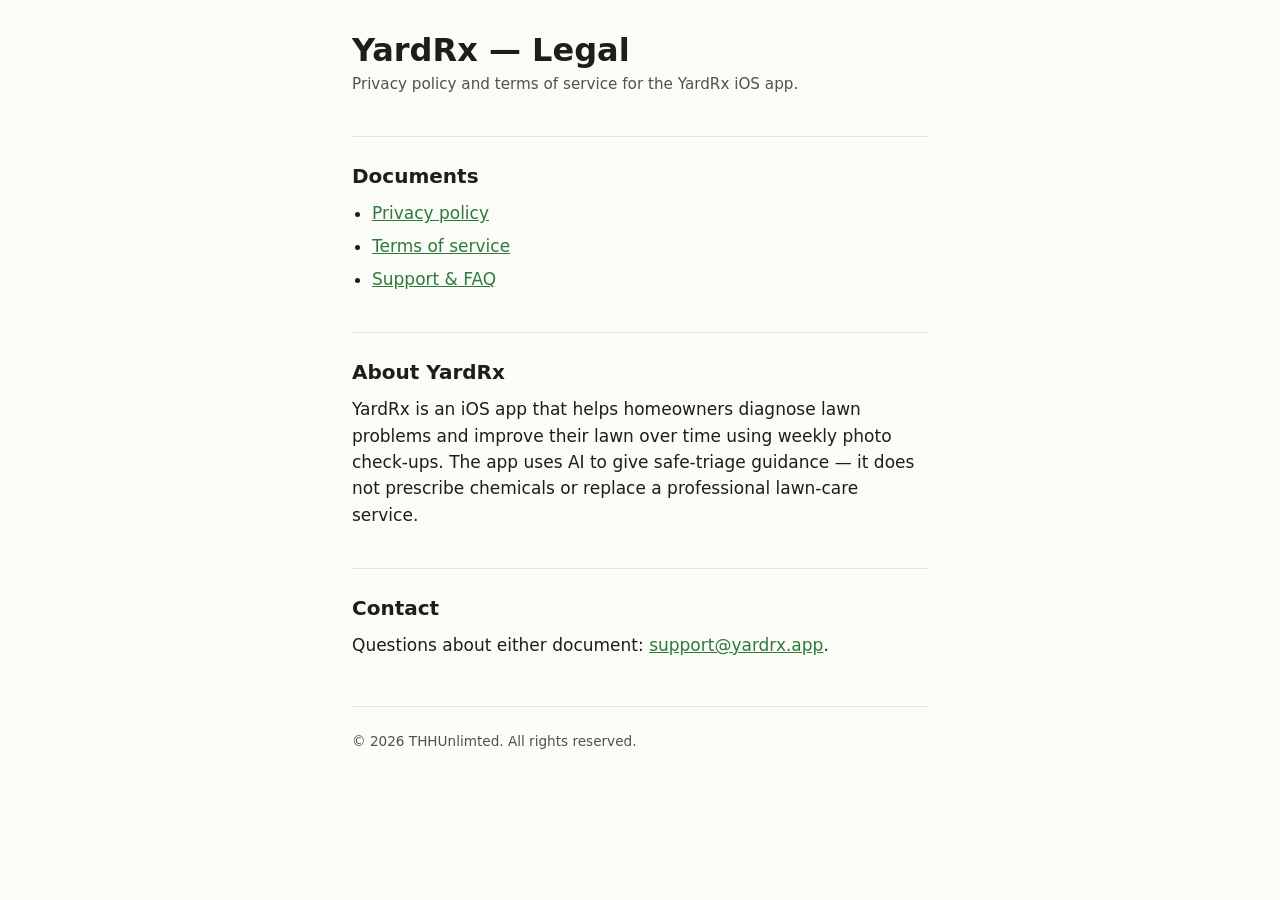
<file: index.html>
<!DOCTYPE html>
<html lang="en">
<head>
  <meta charset="utf-8">
  <meta name="viewport" content="width=device-width, initial-scale=1">
  <title>YardRx — Legal</title>
  <meta name="description" content="Privacy policy and terms of service for the YardRx iOS app.">
  <link rel="stylesheet" href="style.css">
</head>
<body>
  <main>
    <h1>YardRx — Legal</h1>
    <p class="subtitle">Privacy policy and terms of service for the YardRx iOS app.</p>

    <h2>Documents</h2>
    <ul>
      <li><a href="privacy/">Privacy policy</a></li>
      <li><a href="terms/">Terms of service</a></li>
      <li><a href="support/">Support &amp; FAQ</a></li>
    </ul>

    <h2>About YardRx</h2>
    <p>YardRx is an iOS app that helps homeowners diagnose lawn problems and improve their lawn over time using weekly photo check-ups. The app uses AI to give safe-triage guidance — it does not prescribe chemicals or replace a professional lawn-care service.</p>

    <h2>Contact</h2>
    <p>Questions about either document: <a href="mailto:support@yardrx.app">support@yardrx.app</a>.</p>
  </main>

  <footer>
    <p>© 2026 THHUnlimted. All rights reserved.</p>
  </footer>
</body>
</html>
</file>
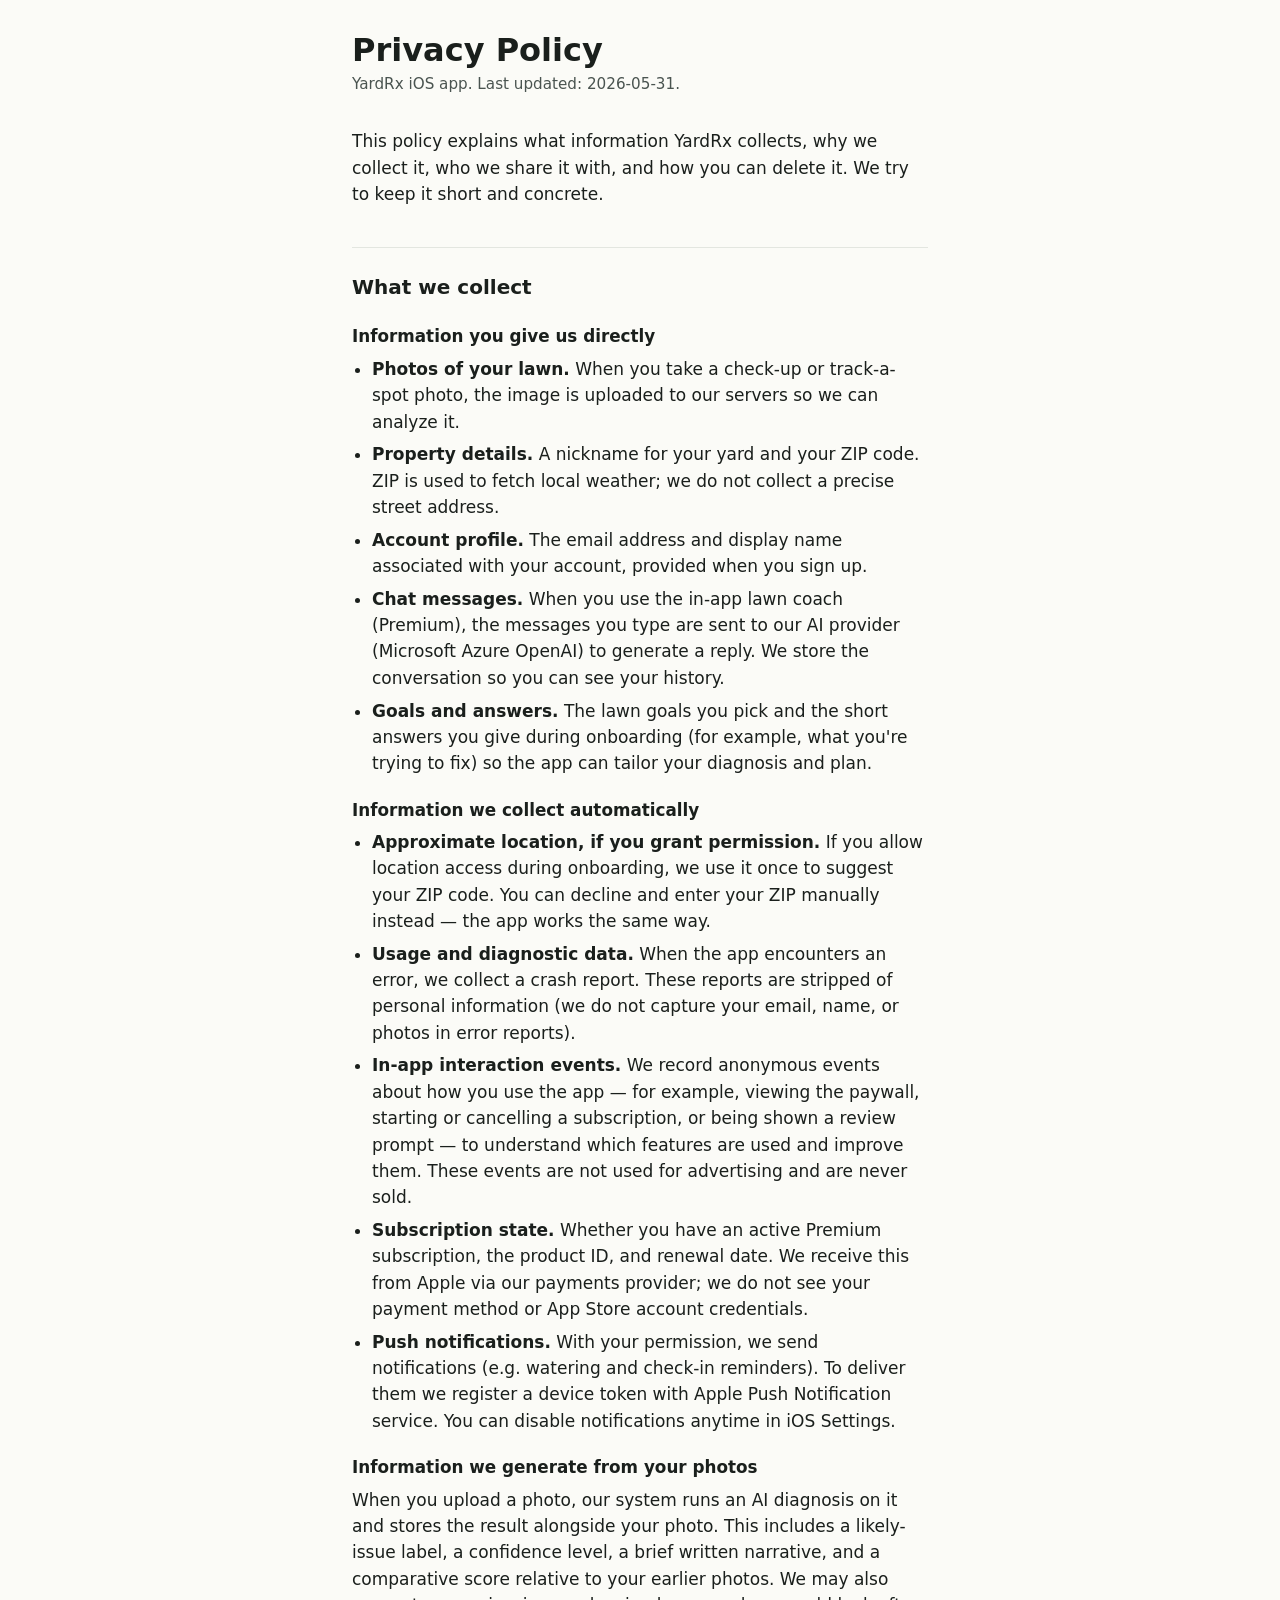
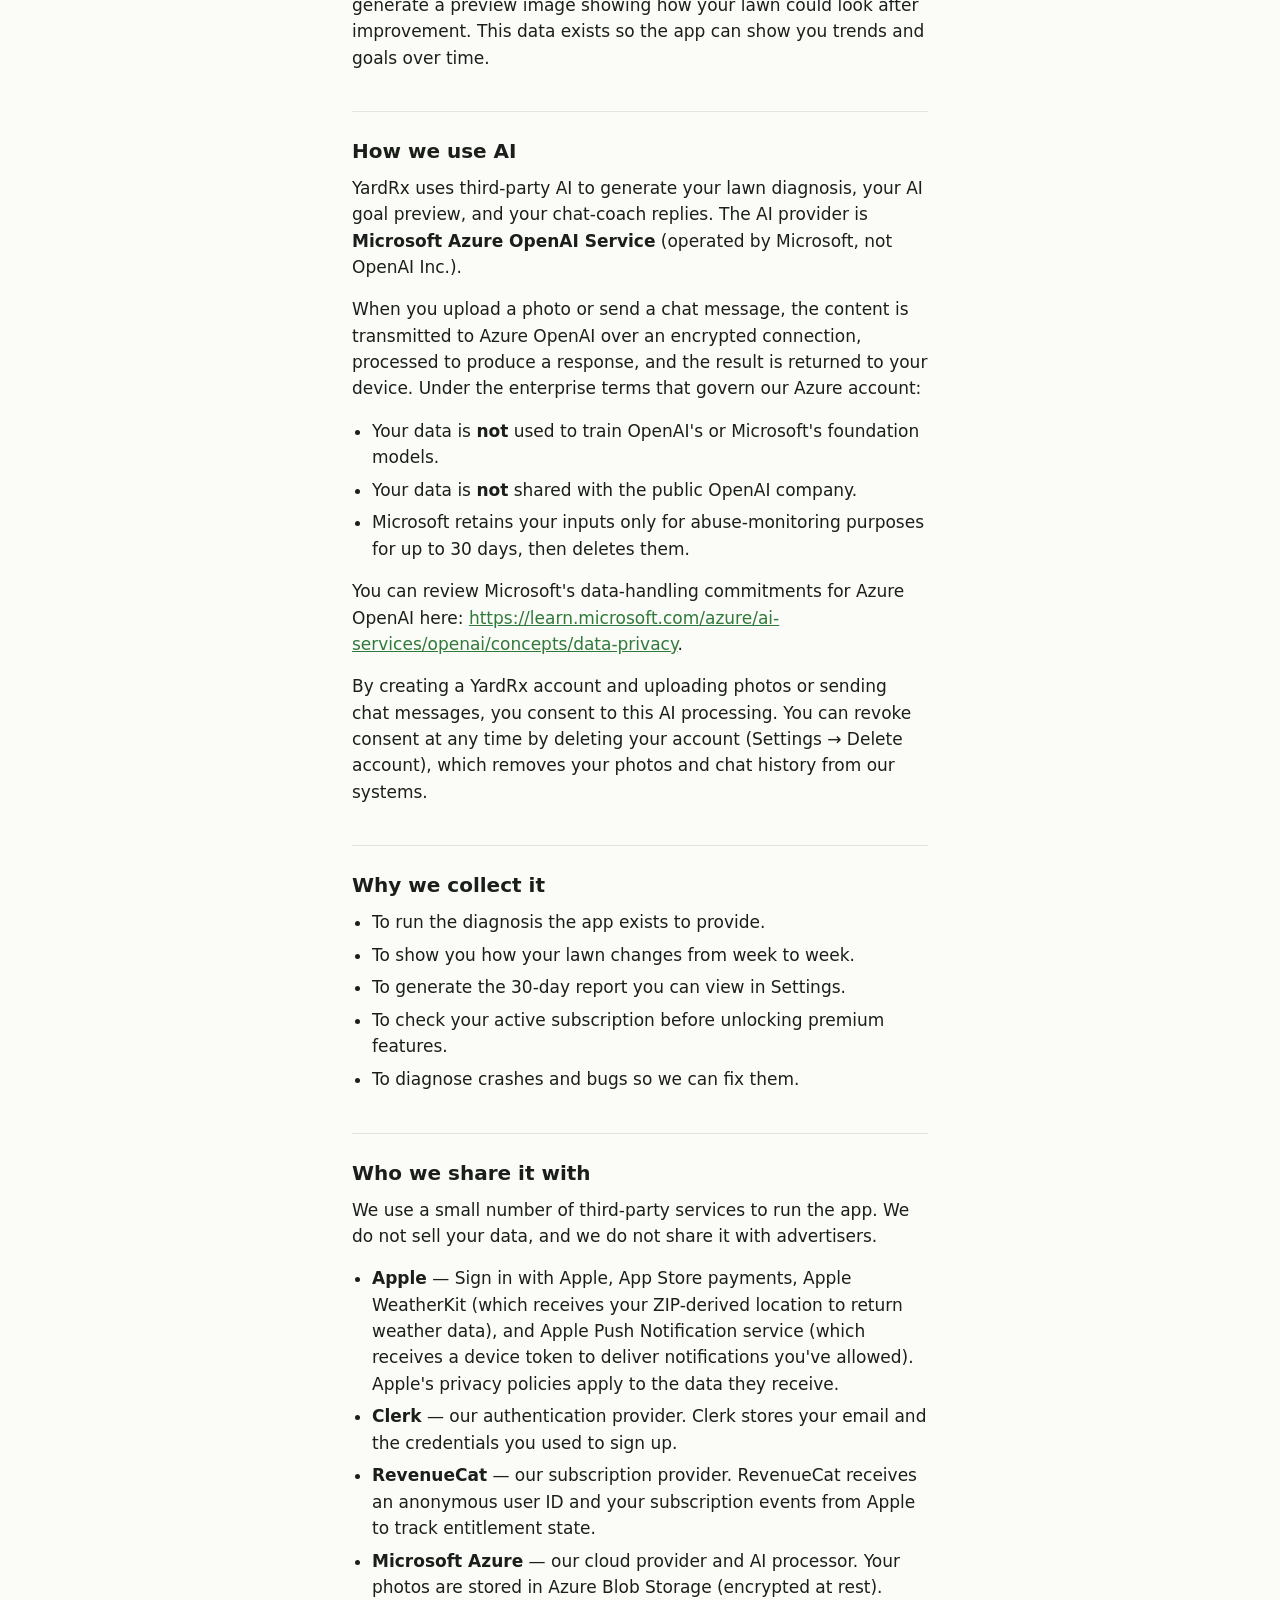
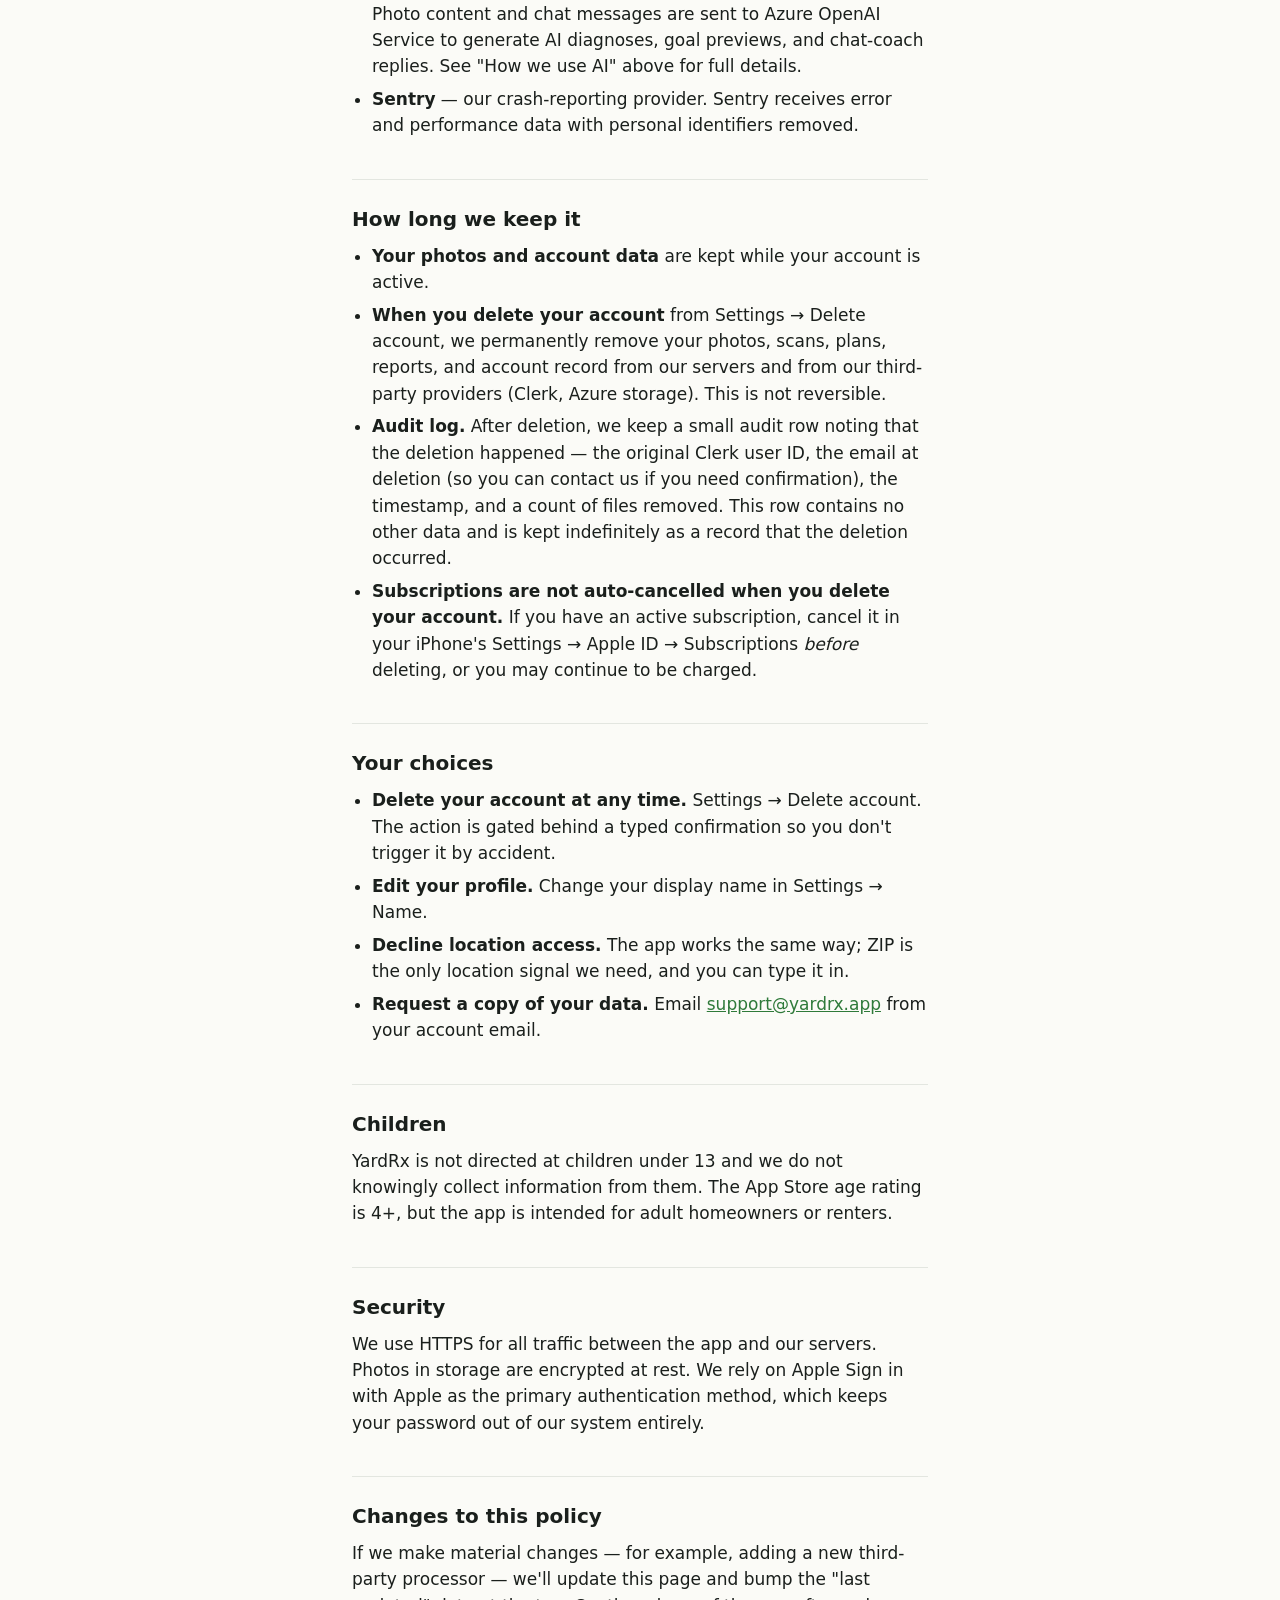
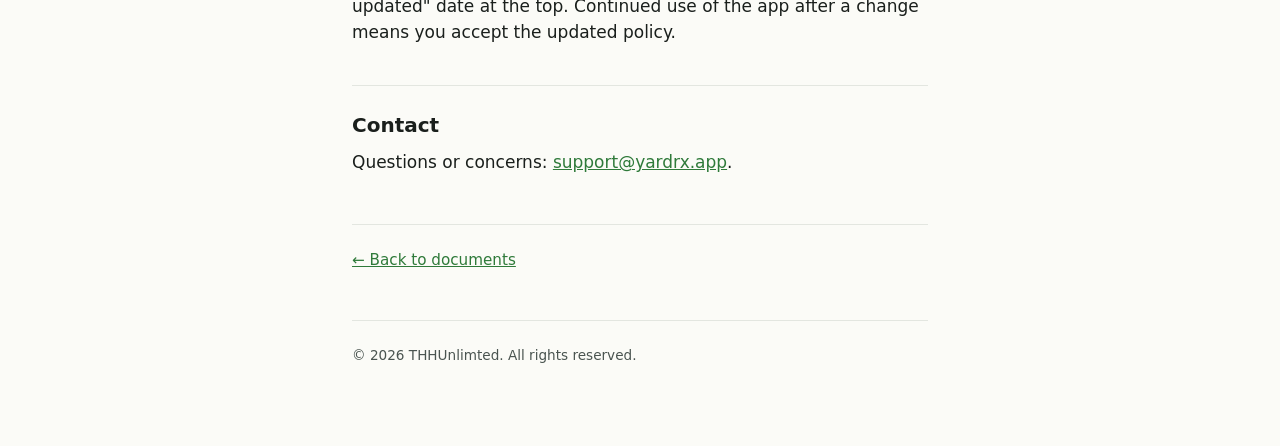
<file: privacy/index.html>
<!DOCTYPE html>
<html lang="en">
<head>
  <meta charset="utf-8">
  <meta name="viewport" content="width=device-width, initial-scale=1">
  <title>Privacy Policy — YardRx</title>
  <meta name="description" content="What YardRx collects, why, who we share it with, and how to delete it.">
  <link rel="stylesheet" href="../style.css">
</head>
<body>
  <main>
    <h1>Privacy Policy</h1>
    <p class="subtitle">YardRx iOS app. Last updated: 2026-05-31.</p>

    <p>This policy explains what information YardRx collects, why we collect it, who we share it with, and how you can delete it. We try to keep it short and concrete.</p>

    <h2>What we collect</h2>

    <h3>Information you give us directly</h3>
    <ul>
      <li><strong>Photos of your lawn.</strong> When you take a check-up or track-a-spot photo, the image is uploaded to our servers so we can analyze it.</li>
      <li><strong>Property details.</strong> A nickname for your yard and your ZIP code. ZIP is used to fetch local weather; we do not collect a precise street address.</li>
      <li><strong>Account profile.</strong> The email address and display name associated with your account, provided when you sign up.</li>
      <li><strong>Chat messages.</strong> When you use the in-app lawn coach (Premium), the messages you type are sent to our AI provider (Microsoft Azure OpenAI) to generate a reply. We store the conversation so you can see your history.</li>
      <li><strong>Goals and answers.</strong> The lawn goals you pick and the short answers you give during onboarding (for example, what you're trying to fix) so the app can tailor your diagnosis and plan.</li>
    </ul>

    <h3>Information we collect automatically</h3>
    <ul>
      <li><strong>Approximate location, if you grant permission.</strong> If you allow location access during onboarding, we use it once to suggest your ZIP code. You can decline and enter your ZIP manually instead — the app works the same way.</li>
      <li><strong>Usage and diagnostic data.</strong> When the app encounters an error, we collect a crash report. These reports are stripped of personal information (we do not capture your email, name, or photos in error reports).</li>
      <li><strong>In-app interaction events.</strong> We record anonymous events about how you use the app — for example, viewing the paywall, starting or cancelling a subscription, or being shown a review prompt — to understand which features are used and improve them. These events are not used for advertising and are never sold.</li>
      <li><strong>Subscription state.</strong> Whether you have an active Premium subscription, the product ID, and renewal date. We receive this from Apple via our payments provider; we do not see your payment method or App Store account credentials.</li>
      <li><strong>Push notifications.</strong> With your permission, we send notifications (e.g. watering and check-in reminders). To deliver them we register a device token with Apple Push Notification service. You can disable notifications anytime in iOS Settings.</li>
    </ul>

    <h3>Information we generate from your photos</h3>
    <p>When you upload a photo, our system runs an AI diagnosis on it and stores the result alongside your photo. This includes a likely-issue label, a confidence level, a brief written narrative, and a comparative score relative to your earlier photos. We may also generate a preview image showing how your lawn could look after improvement. This data exists so the app can show you trends and goals over time.</p>

    <h2>How we use AI</h2>
    <p>YardRx uses third-party AI to generate your lawn diagnosis, your AI goal preview, and your chat-coach replies. The AI provider is <strong>Microsoft Azure OpenAI Service</strong> (operated by Microsoft, not OpenAI Inc.).</p>
    <p>When you upload a photo or send a chat message, the content is transmitted to Azure OpenAI over an encrypted connection, processed to produce a response, and the result is returned to your device. Under the enterprise terms that govern our Azure account:</p>
    <ul>
      <li>Your data is <strong>not</strong> used to train OpenAI's or Microsoft's foundation models.</li>
      <li>Your data is <strong>not</strong> shared with the public OpenAI company.</li>
      <li>Microsoft retains your inputs only for abuse-monitoring purposes for up to 30 days, then deletes them.</li>
    </ul>
    <p>You can review Microsoft's data-handling commitments for Azure OpenAI here: <a href="https://learn.microsoft.com/azure/ai-services/openai/concepts/data-privacy">https://learn.microsoft.com/azure/ai-services/openai/concepts/data-privacy</a>.</p>
    <p>By creating a YardRx account and uploading photos or sending chat messages, you consent to this AI processing. You can revoke consent at any time by deleting your account (Settings → Delete account), which removes your photos and chat history from our systems.</p>

    <h2>Why we collect it</h2>
    <ul>
      <li>To run the diagnosis the app exists to provide.</li>
      <li>To show you how your lawn changes from week to week.</li>
      <li>To generate the 30-day report you can view in Settings.</li>
      <li>To check your active subscription before unlocking premium features.</li>
      <li>To diagnose crashes and bugs so we can fix them.</li>
    </ul>

    <h2>Who we share it with</h2>

    <p>We use a small number of third-party services to run the app. We do not sell your data, and we do not share it with advertisers.</p>

    <ul>
      <li><strong>Apple</strong> — Sign in with Apple, App Store payments, Apple WeatherKit (which receives your ZIP-derived location to return weather data), and Apple Push Notification service (which receives a device token to deliver notifications you've allowed). Apple's privacy policies apply to the data they receive.</li>
      <li><strong>Clerk</strong> — our authentication provider. Clerk stores your email and the credentials you used to sign up.</li>
      <li><strong>RevenueCat</strong> — our subscription provider. RevenueCat receives an anonymous user ID and your subscription events from Apple to track entitlement state.</li>
      <li><strong>Microsoft Azure</strong> — our cloud provider and AI processor. Your photos are stored in Azure Blob Storage (encrypted at rest). Photo content and chat messages are sent to Azure OpenAI Service to generate AI diagnoses, goal previews, and chat-coach replies. See "How we use AI" above for full details.</li>
      <li><strong>Sentry</strong> — our crash-reporting provider. Sentry receives error and performance data with personal identifiers removed.</li>
    </ul>

    <h2>How long we keep it</h2>
    <ul>
      <li><strong>Your photos and account data</strong> are kept while your account is active.</li>
      <li><strong>When you delete your account</strong> from Settings → Delete account, we permanently remove your photos, scans, plans, reports, and account record from our servers and from our third-party providers (Clerk, Azure storage). This is not reversible.</li>
      <li><strong>Audit log.</strong> After deletion, we keep a small audit row noting that the deletion happened — the original Clerk user ID, the email at deletion (so you can contact us if you need confirmation), the timestamp, and a count of files removed. This row contains no other data and is kept indefinitely as a record that the deletion occurred.</li>
      <li><strong>Subscriptions are not auto-cancelled when you delete your account.</strong> If you have an active subscription, cancel it in your iPhone's Settings → Apple ID → Subscriptions <em>before</em> deleting, or you may continue to be charged.</li>
    </ul>

    <h2>Your choices</h2>
    <ul>
      <li><strong>Delete your account at any time.</strong> Settings → Delete account. The action is gated behind a typed confirmation so you don't trigger it by accident.</li>
      <li><strong>Edit your profile.</strong> Change your display name in Settings → Name.</li>
      <li><strong>Decline location access.</strong> The app works the same way; ZIP is the only location signal we need, and you can type it in.</li>
      <li><strong>Request a copy of your data.</strong> Email <a href="mailto:support@yardrx.app">support@yardrx.app</a> from your account email.</li>
    </ul>

    <h2>Children</h2>
    <p>YardRx is not directed at children under 13 and we do not knowingly collect information from them. The App Store age rating is 4+, but the app is intended for adult homeowners or renters.</p>

    <h2>Security</h2>
    <p>We use HTTPS for all traffic between the app and our servers. Photos in storage are encrypted at rest. We rely on Apple Sign in with Apple as the primary authentication method, which keeps your password out of our system entirely.</p>

    <h2>Changes to this policy</h2>
    <p>If we make material changes — for example, adding a new third-party processor — we'll update this page and bump the "last updated" date at the top. Continued use of the app after a change means you accept the updated policy.</p>

    <h2>Contact</h2>
    <p>Questions or concerns: <a href="mailto:support@yardrx.app">support@yardrx.app</a>.</p>

    <p class="nav"><a href="../">← Back to documents</a></p>
  </main>

  <footer>
    <p>© 2026 THHUnlimted. All rights reserved.</p>
  </footer>
</body>
</html>
</file>
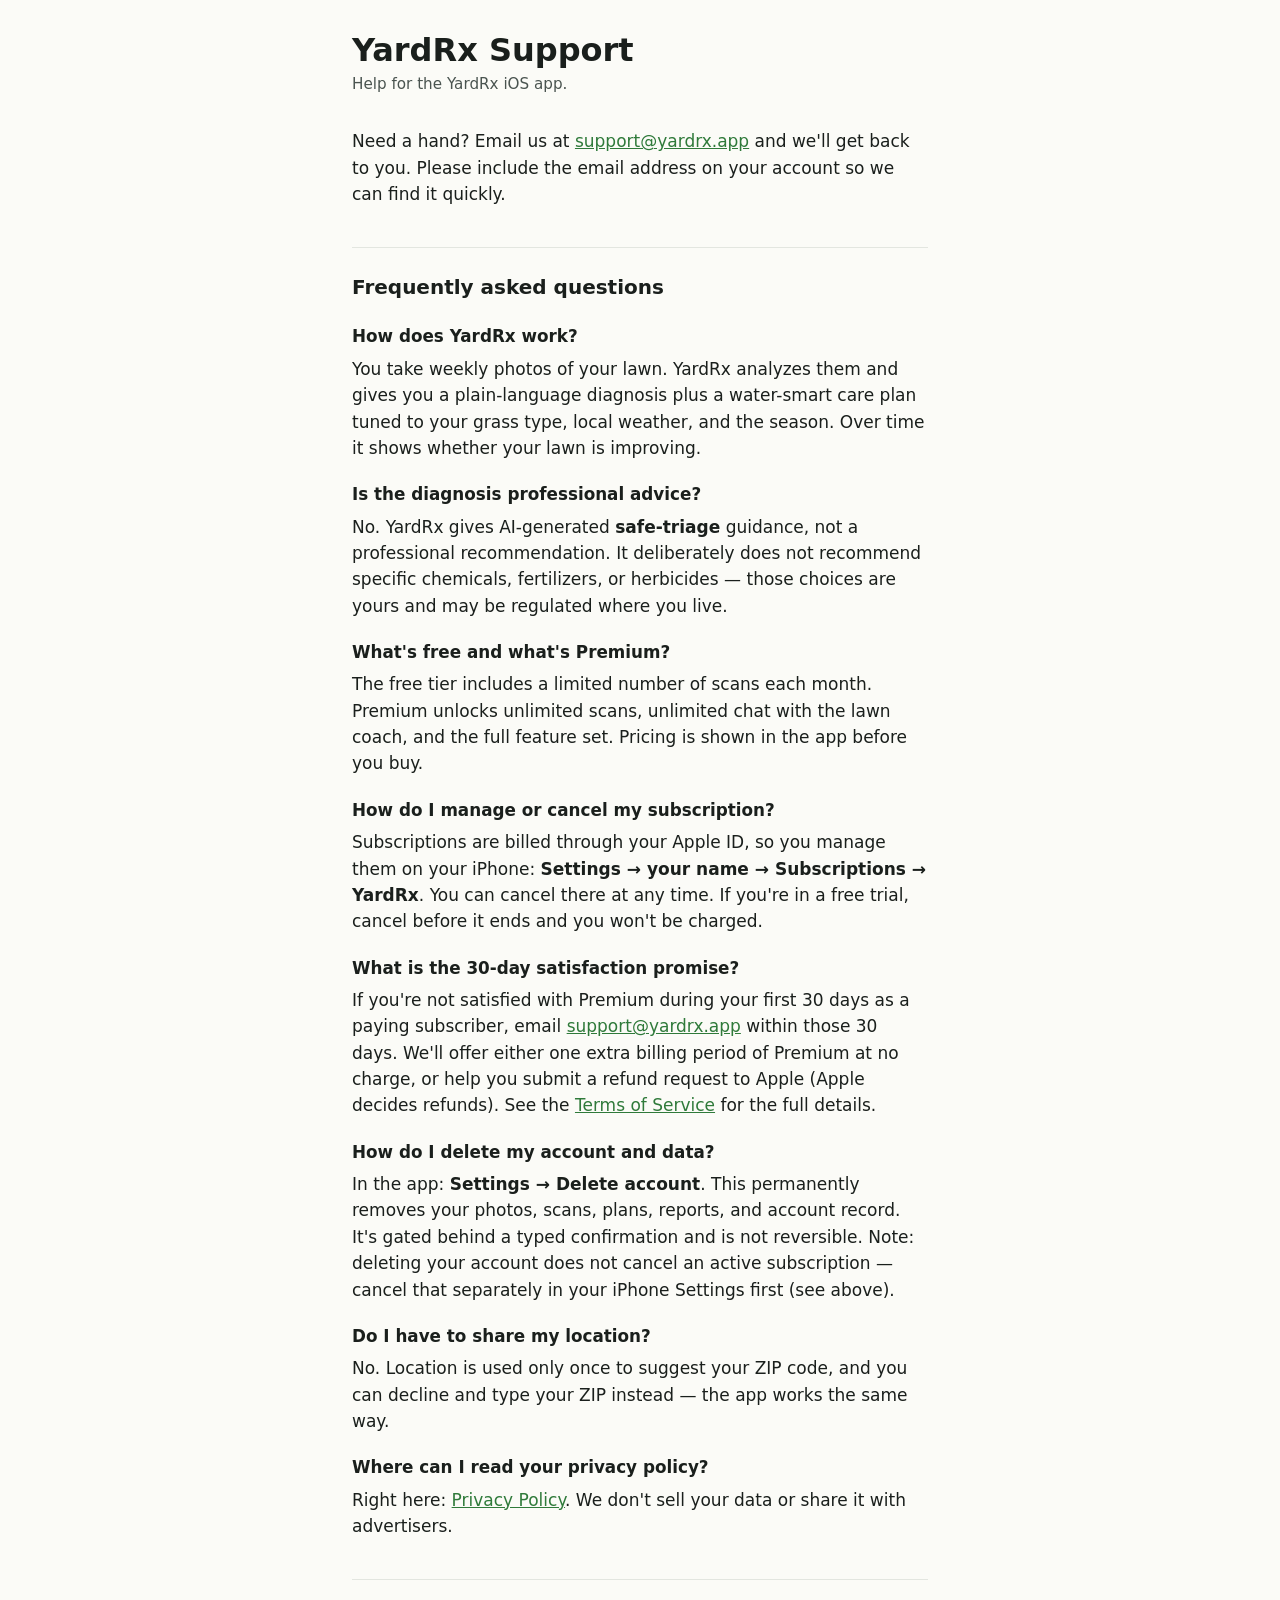
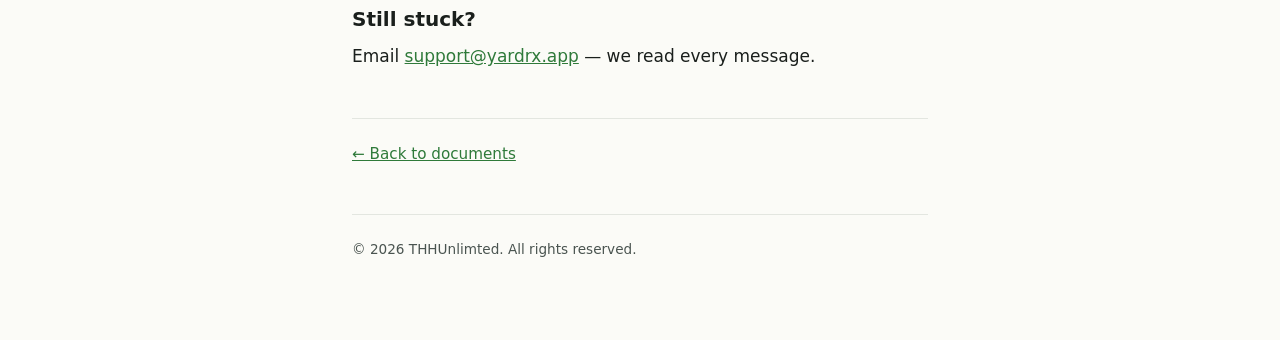
<file: support/index.html>
<!DOCTYPE html>
<html lang="en">
<head>
  <meta charset="utf-8">
  <meta name="viewport" content="width=device-width, initial-scale=1">
  <title>Support — YardRx</title>
  <meta name="description" content="Help and frequently asked questions for the YardRx iOS app.">
  <link rel="stylesheet" href="../style.css">
</head>
<body>
  <main>
    <h1>YardRx Support</h1>
    <p class="subtitle">Help for the YardRx iOS app.</p>

    <p>Need a hand? Email us at <a href="mailto:support@yardrx.app">support@yardrx.app</a> and we'll get back to you. Please include the email address on your account so we can find it quickly.</p>

    <h2>Frequently asked questions</h2>

    <h3>How does YardRx work?</h3>
    <p>You take weekly photos of your lawn. YardRx analyzes them and gives you a plain-language diagnosis plus a water-smart care plan tuned to your grass type, local weather, and the season. Over time it shows whether your lawn is improving.</p>

    <h3>Is the diagnosis professional advice?</h3>
    <p>No. YardRx gives AI-generated <strong>safe-triage</strong> guidance, not a professional recommendation. It deliberately does not recommend specific chemicals, fertilizers, or herbicides — those choices are yours and may be regulated where you live.</p>

    <h3>What's free and what's Premium?</h3>
    <p>The free tier includes a limited number of scans each month. Premium unlocks unlimited scans, unlimited chat with the lawn coach, and the full feature set. Pricing is shown in the app before you buy.</p>

    <h3>How do I manage or cancel my subscription?</h3>
    <p>Subscriptions are billed through your Apple ID, so you manage them on your iPhone: <strong>Settings → your name → Subscriptions → YardRx</strong>. You can cancel there at any time. If you're in a free trial, cancel before it ends and you won't be charged.</p>

    <h3>What is the 30-day satisfaction promise?</h3>
    <p>If you're not satisfied with Premium during your first 30 days as a paying subscriber, email <a href="mailto:support@yardrx.app">support@yardrx.app</a> within those 30 days. We'll offer either one extra billing period of Premium at no charge, or help you submit a refund request to Apple (Apple decides refunds). See the <a href="../terms/">Terms of Service</a> for the full details.</p>

    <h3>How do I delete my account and data?</h3>
    <p>In the app: <strong>Settings → Delete account</strong>. This permanently removes your photos, scans, plans, reports, and account record. It's gated behind a typed confirmation and is not reversible. Note: deleting your account does not cancel an active subscription — cancel that separately in your iPhone Settings first (see above).</p>

    <h3>Do I have to share my location?</h3>
    <p>No. Location is used only once to suggest your ZIP code, and you can decline and type your ZIP instead — the app works the same way.</p>

    <h3>Where can I read your privacy policy?</h3>
    <p>Right here: <a href="../privacy/">Privacy Policy</a>. We don't sell your data or share it with advertisers.</p>

    <h2>Still stuck?</h2>
    <p>Email <a href="mailto:support@yardrx.app">support@yardrx.app</a> — we read every message.</p>

    <p class="nav"><a href="../">← Back to documents</a></p>
  </main>

  <footer>
    <p>© 2026 THHUnlimted. All rights reserved.</p>
  </footer>
</body>
</html>
</file>
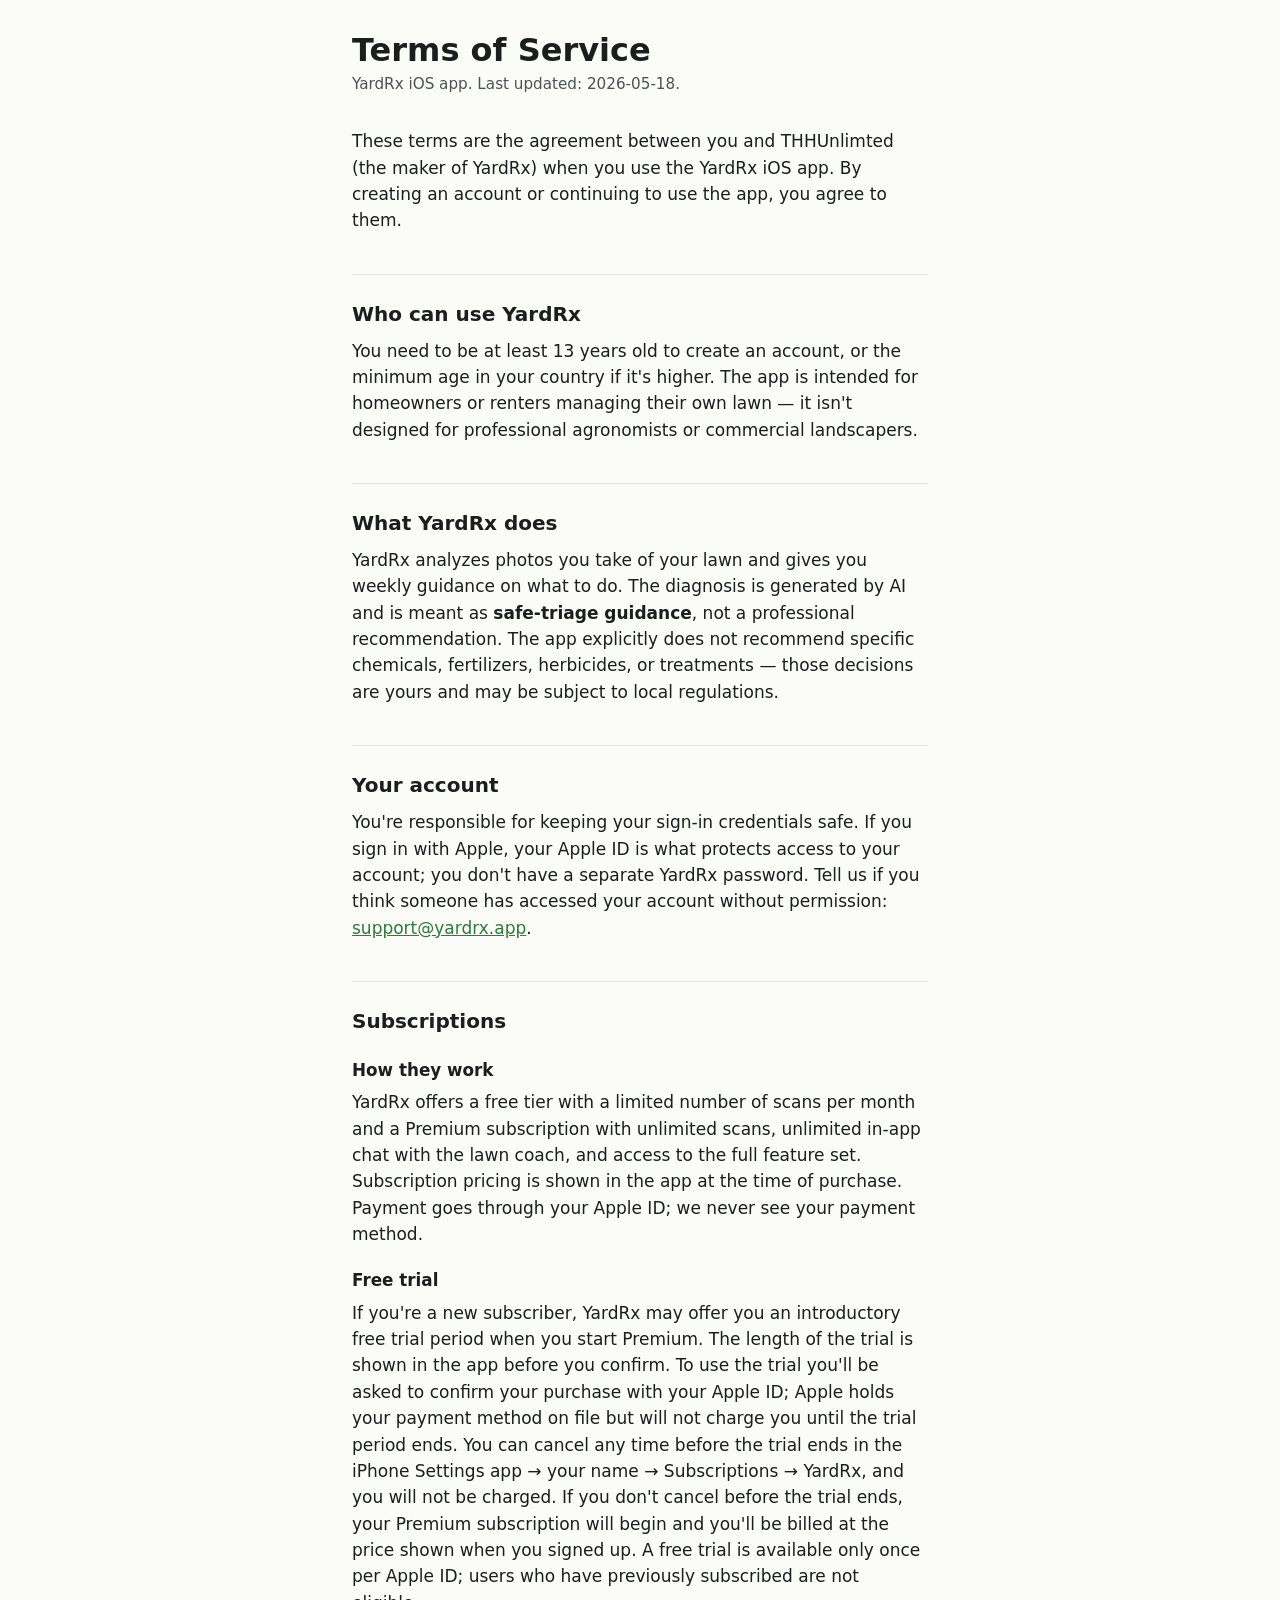
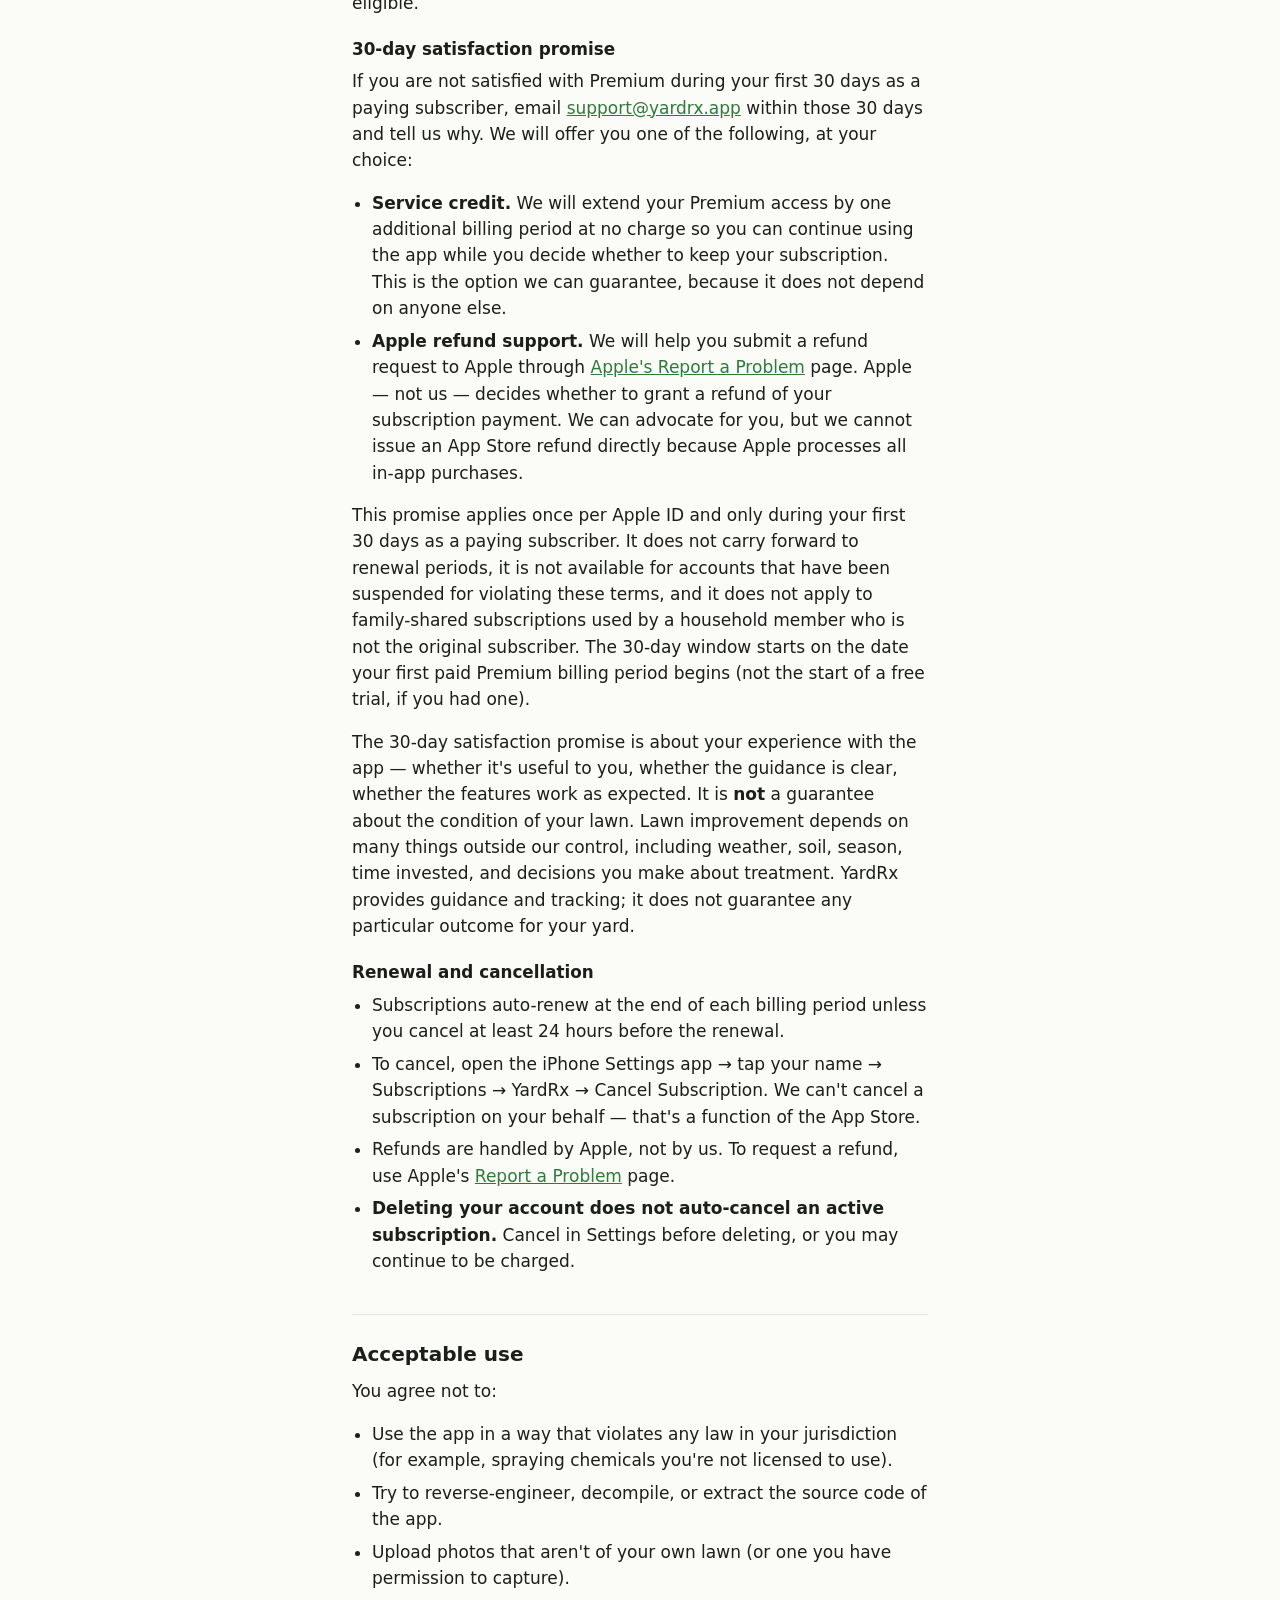
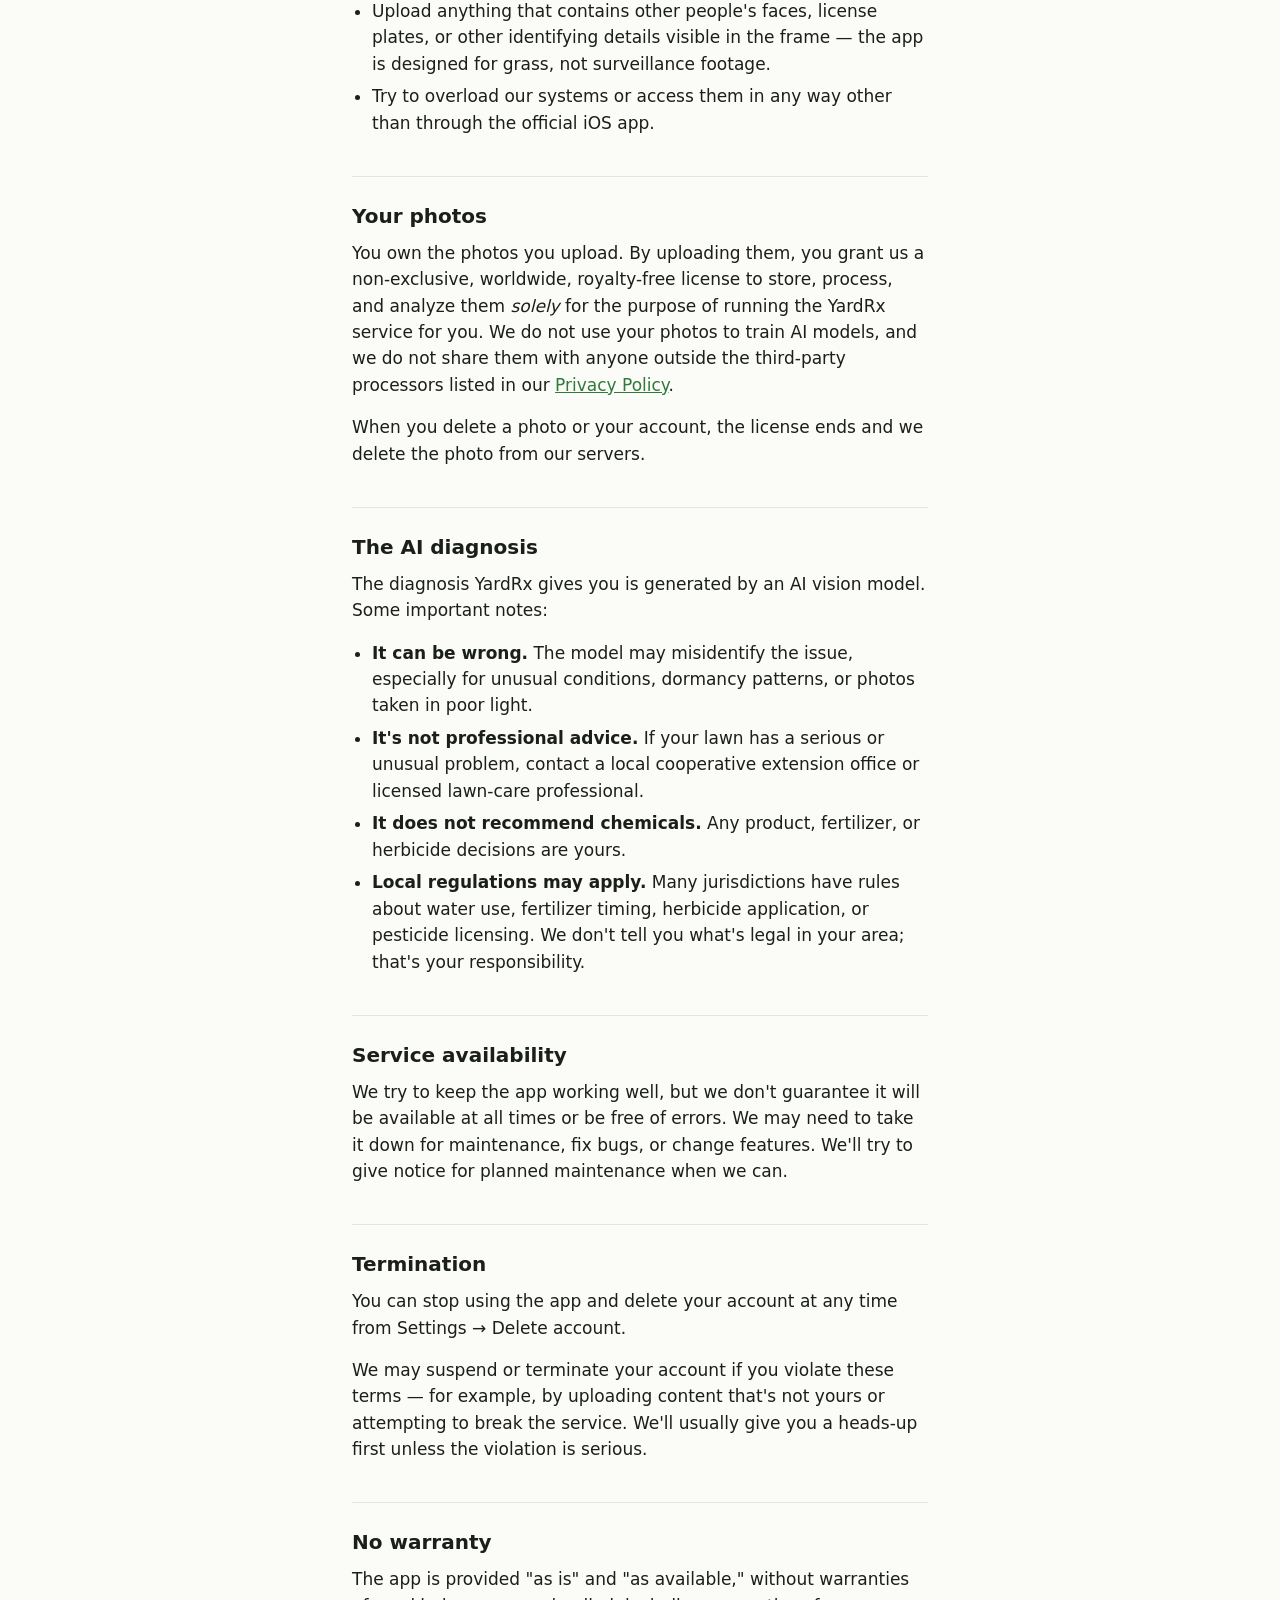
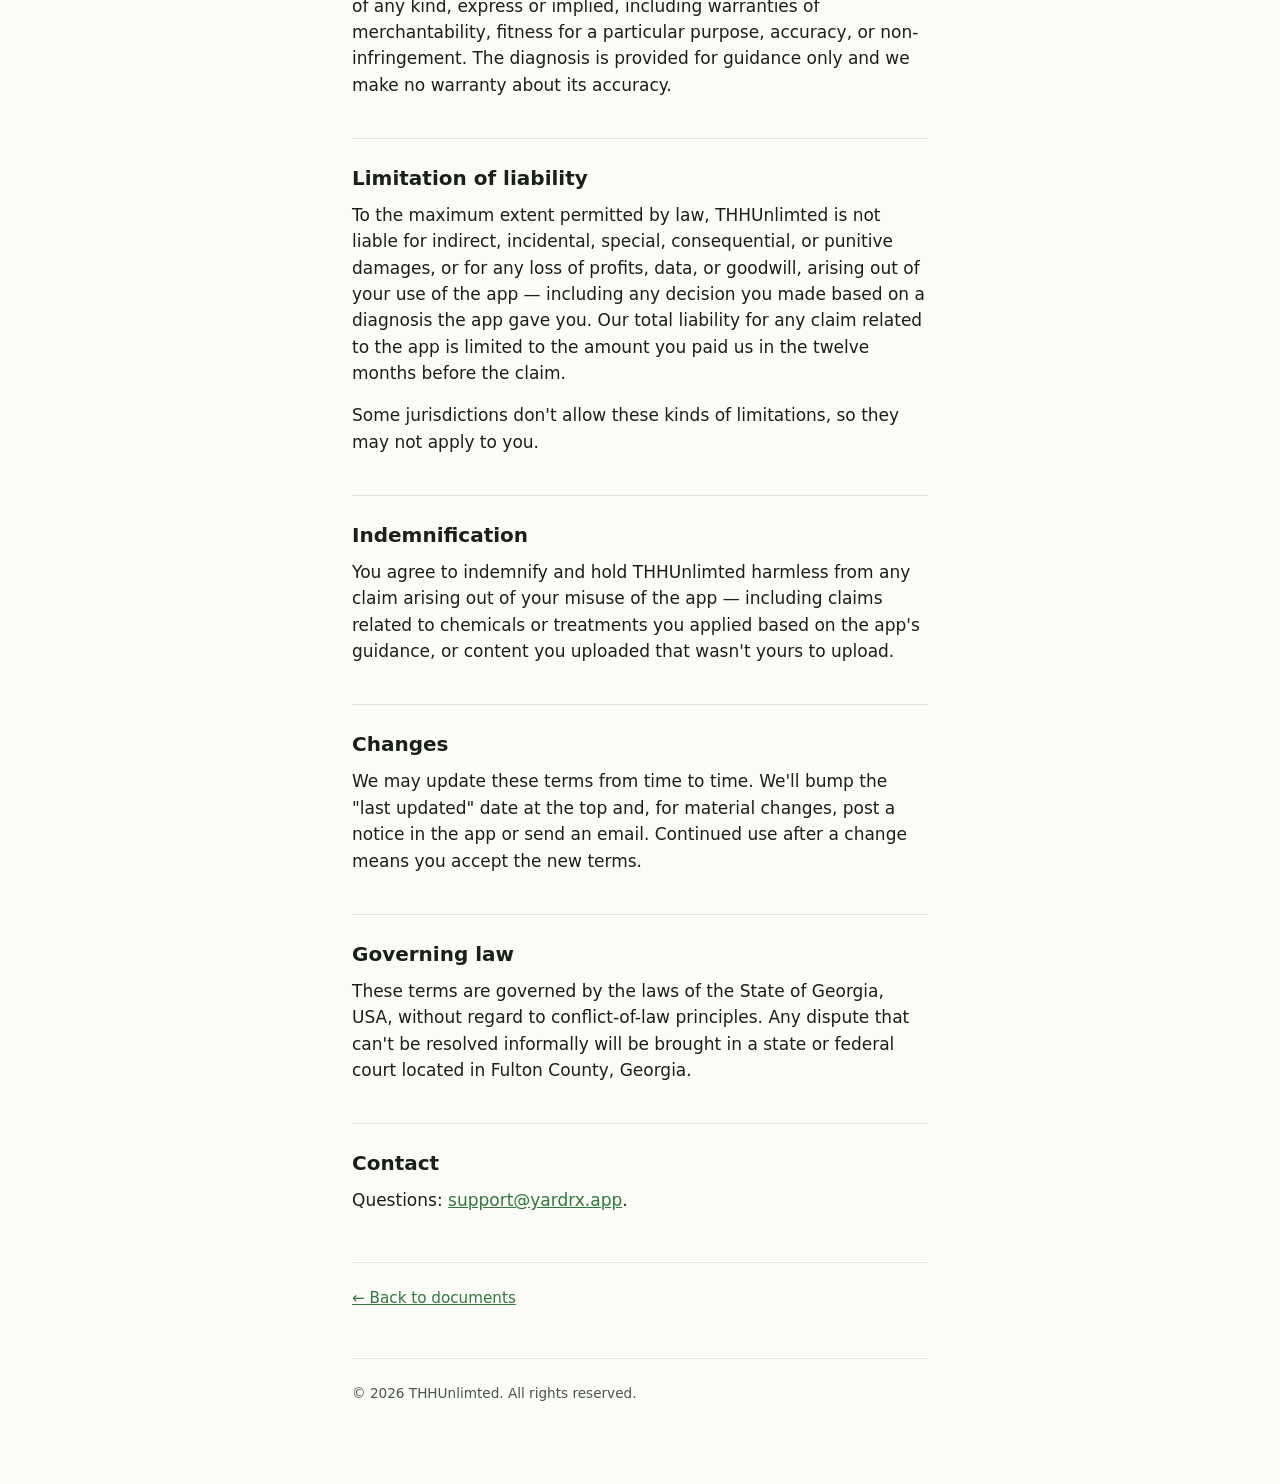
<file: terms/index.html>
<!DOCTYPE html>
<html lang="en">
<head>
  <meta charset="utf-8">
  <meta name="viewport" content="width=device-width, initial-scale=1">
  <title>Terms of Service — YardRx</title>
  <meta name="description" content="The agreement that governs your use of the YardRx iOS app.">
  <link rel="stylesheet" href="../style.css">
</head>
<body>
  <main>
    <h1>Terms of Service</h1>
    <p class="subtitle">YardRx iOS app. Last updated: 2026-05-18.</p>

    <p>These terms are the agreement between you and THHUnlimted (the maker of YardRx) when you use the YardRx iOS app. By creating an account or continuing to use the app, you agree to them.</p>

    <h2>Who can use YardRx</h2>
    <p>You need to be at least 13 years old to create an account, or the minimum age in your country if it's higher. The app is intended for homeowners or renters managing their own lawn — it isn't designed for professional agronomists or commercial landscapers.</p>

    <h2>What YardRx does</h2>
    <p>YardRx analyzes photos you take of your lawn and gives you weekly guidance on what to do. The diagnosis is generated by AI and is meant as <strong>safe-triage guidance</strong>, not a professional recommendation. The app explicitly does not recommend specific chemicals, fertilizers, herbicides, or treatments — those decisions are yours and may be subject to local regulations.</p>

    <h2>Your account</h2>
    <p>You're responsible for keeping your sign-in credentials safe. If you sign in with Apple, your Apple ID is what protects access to your account; you don't have a separate YardRx password. Tell us if you think someone has accessed your account without permission: <a href="mailto:support@yardrx.app">support@yardrx.app</a>.</p>

    <h2>Subscriptions</h2>

    <h3>How they work</h3>
    <p>YardRx offers a free tier with a limited number of scans per month and a Premium subscription with unlimited scans, unlimited in-app chat with the lawn coach, and access to the full feature set. Subscription pricing is shown in the app at the time of purchase. Payment goes through your Apple ID; we never see your payment method.</p>

    <h3>Free trial</h3>
    <p>If you're a new subscriber, YardRx may offer you an introductory free trial period when you start Premium. The length of the trial is shown in the app before you confirm. To use the trial you'll be asked to confirm your purchase with your Apple ID; Apple holds your payment method on file but will not charge you until the trial period ends. You can cancel any time before the trial ends in the iPhone Settings app → your name → Subscriptions → YardRx, and you will not be charged. If you don't cancel before the trial ends, your Premium subscription will begin and you'll be billed at the price shown when you signed up. A free trial is available only once per Apple ID; users who have previously subscribed are not eligible.</p>

    <h3>30-day satisfaction promise</h3>
    <p>If you are not satisfied with Premium during your first 30 days as a paying subscriber, email <a href="mailto:support@yardrx.app">support@yardrx.app</a> within those 30 days and tell us why. We will offer you one of the following, at your choice:</p>
    <ul>
      <li><strong>Service credit.</strong> We will extend your Premium access by one additional billing period at no charge so you can continue using the app while you decide whether to keep your subscription. This is the option we can guarantee, because it does not depend on anyone else.</li>
      <li><strong>Apple refund support.</strong> We will help you submit a refund request to Apple through <a href="https://reportaproblem.apple.com">Apple's Report a Problem</a> page. Apple — not us — decides whether to grant a refund of your subscription payment. We can advocate for you, but we cannot issue an App Store refund directly because Apple processes all in-app purchases.</li>
    </ul>
    <p>This promise applies once per Apple ID and only during your first 30 days as a paying subscriber. It does not carry forward to renewal periods, it is not available for accounts that have been suspended for violating these terms, and it does not apply to family-shared subscriptions used by a household member who is not the original subscriber. The 30-day window starts on the date your first paid Premium billing period begins (not the start of a free trial, if you had one).</p>
    <p>The 30-day satisfaction promise is about your experience with the app — whether it's useful to you, whether the guidance is clear, whether the features work as expected. It is <strong>not</strong> a guarantee about the condition of your lawn. Lawn improvement depends on many things outside our control, including weather, soil, season, time invested, and decisions you make about treatment. YardRx provides guidance and tracking; it does not guarantee any particular outcome for your yard.</p>

    <h3>Renewal and cancellation</h3>
    <ul>
      <li>Subscriptions auto-renew at the end of each billing period unless you cancel at least 24 hours before the renewal.</li>
      <li>To cancel, open the iPhone Settings app → tap your name → Subscriptions → YardRx → Cancel Subscription. We can't cancel a subscription on your behalf — that's a function of the App Store.</li>
      <li>Refunds are handled by Apple, not by us. To request a refund, use Apple's <a href="https://reportaproblem.apple.com">Report a Problem</a> page.</li>
      <li><strong>Deleting your account does not auto-cancel an active subscription.</strong> Cancel in Settings before deleting, or you may continue to be charged.</li>
    </ul>

    <h2>Acceptable use</h2>
    <p>You agree not to:</p>
    <ul>
      <li>Use the app in a way that violates any law in your jurisdiction (for example, spraying chemicals you're not licensed to use).</li>
      <li>Try to reverse-engineer, decompile, or extract the source code of the app.</li>
      <li>Upload photos that aren't of your own lawn (or one you have permission to capture).</li>
      <li>Upload anything that contains other people's faces, license plates, or other identifying details visible in the frame — the app is designed for grass, not surveillance footage.</li>
      <li>Try to overload our systems or access them in any way other than through the official iOS app.</li>
    </ul>

    <h2>Your photos</h2>
    <p>You own the photos you upload. By uploading them, you grant us a non-exclusive, worldwide, royalty-free license to store, process, and analyze them <em>solely</em> for the purpose of running the YardRx service for you. We do not use your photos to train AI models, and we do not share them with anyone outside the third-party processors listed in our <a href="../privacy/">Privacy Policy</a>.</p>
    <p>When you delete a photo or your account, the license ends and we delete the photo from our servers.</p>

    <h2>The AI diagnosis</h2>
    <p>The diagnosis YardRx gives you is generated by an AI vision model. Some important notes:</p>
    <ul>
      <li><strong>It can be wrong.</strong> The model may misidentify the issue, especially for unusual conditions, dormancy patterns, or photos taken in poor light.</li>
      <li><strong>It's not professional advice.</strong> If your lawn has a serious or unusual problem, contact a local cooperative extension office or licensed lawn-care professional.</li>
      <li><strong>It does not recommend chemicals.</strong> Any product, fertilizer, or herbicide decisions are yours.</li>
      <li><strong>Local regulations may apply.</strong> Many jurisdictions have rules about water use, fertilizer timing, herbicide application, or pesticide licensing. We don't tell you what's legal in your area; that's your responsibility.</li>
    </ul>

    <h2>Service availability</h2>
    <p>We try to keep the app working well, but we don't guarantee it will be available at all times or be free of errors. We may need to take it down for maintenance, fix bugs, or change features. We'll try to give notice for planned maintenance when we can.</p>

    <h2>Termination</h2>
    <p>You can stop using the app and delete your account at any time from Settings → Delete account.</p>
    <p>We may suspend or terminate your account if you violate these terms — for example, by uploading content that's not yours or attempting to break the service. We'll usually give you a heads-up first unless the violation is serious.</p>

    <h2>No warranty</h2>
    <p>The app is provided "as is" and "as available," without warranties of any kind, express or implied, including warranties of merchantability, fitness for a particular purpose, accuracy, or non-infringement. The diagnosis is provided for guidance only and we make no warranty about its accuracy.</p>

    <h2>Limitation of liability</h2>
    <p>To the maximum extent permitted by law, THHUnlimted is not liable for indirect, incidental, special, consequential, or punitive damages, or for any loss of profits, data, or goodwill, arising out of your use of the app — including any decision you made based on a diagnosis the app gave you. Our total liability for any claim related to the app is limited to the amount you paid us in the twelve months before the claim.</p>
    <p>Some jurisdictions don't allow these kinds of limitations, so they may not apply to you.</p>

    <h2>Indemnification</h2>
    <p>You agree to indemnify and hold THHUnlimted harmless from any claim arising out of your misuse of the app — including claims related to chemicals or treatments you applied based on the app's guidance, or content you uploaded that wasn't yours to upload.</p>

    <h2>Changes</h2>
    <p>We may update these terms from time to time. We'll bump the "last updated" date at the top and, for material changes, post a notice in the app or send an email. Continued use after a change means you accept the new terms.</p>

    <h2>Governing law</h2>
    <p>These terms are governed by the laws of the State of Georgia, USA, without regard to conflict-of-law principles. Any dispute that can't be resolved informally will be brought in a state or federal court located in Fulton County, Georgia.</p>

    <h2>Contact</h2>
    <p>Questions: <a href="mailto:support@yardrx.app">support@yardrx.app</a>.</p>

    <p class="nav"><a href="../">← Back to documents</a></p>
  </main>

  <footer>
    <p>© 2026 THHUnlimted. All rights reserved.</p>
  </footer>
</body>
</html>
</file>
<file: style.css>
/* Plain-language legal pages for YardRx. Clear typography over decorative
   chrome — these documents need to be readable on a phone in the App Store
   review queue. */

:root {
  --fg: #1a1f1c;
  --fg-soft: #4a5450;
  --bg: #fbfbf7;
  --accent: #2f7a3a;
  --warn-bg: #fff4d6;
  --warn-border: #d97706;
  --rule: #e3e6e0;
  --max-line: 36rem;
}

* { box-sizing: border-box; }

body {
  margin: 0;
  padding: 2rem 1.25rem 4rem;
  font-family: -apple-system, BlinkMacSystemFont, "SF Pro Text", system-ui, sans-serif;
  font-size: 17px;
  line-height: 1.55;
  color: var(--fg);
  background: var(--bg);
  -webkit-text-size-adjust: 100%;
}

main {
  max-width: var(--max-line);
  margin: 0 auto;
}

h1 {
  font-size: 2rem;
  line-height: 1.15;
  margin: 0 0 0.25rem;
  color: var(--fg);
}

h2 {
  font-size: 1.25rem;
  margin: 2.5rem 0 0.5rem;
  padding-top: 1.5rem;
  border-top: 1px solid var(--rule);
  color: var(--fg);
}

h3 {
  font-size: 1.05rem;
  margin: 1.25rem 0 0.4rem;
  color: var(--fg);
}

p, ul, ol { margin: 0 0 1rem; }
ul, ol { padding-left: 1.25rem; }
li { margin-bottom: 0.4rem; }

a { color: var(--accent); }
a:hover, a:focus { text-decoration: underline; }

.subtitle {
  color: var(--fg-soft);
  margin: 0 0 2rem;
  font-size: 0.95rem;
}

.draft-banner {
  background: var(--warn-bg);
  border: 2px solid var(--warn-border);
  border-radius: 8px;
  padding: 1rem 1.25rem;
  margin: 0 0 2rem;
}

.draft-banner strong { display: block; font-size: 1.1rem; margin-bottom: 0.4rem; }
.draft-banner p { margin: 0; font-size: 0.95rem; }

.nav {
  margin-top: 3rem;
  padding-top: 1.5rem;
  border-top: 1px solid var(--rule);
  font-size: 0.95rem;
  color: var(--fg-soft);
}

footer {
  max-width: var(--max-line);
  margin: 3rem auto 0;
  padding-top: 1.5rem;
  border-top: 1px solid var(--rule);
  font-size: 0.85rem;
  color: var(--fg-soft);
}

code {
  background: #f1f3ee;
  padding: 0.1em 0.35em;
  border-radius: 4px;
  font-size: 0.9em;
  font-family: ui-monospace, "SF Mono", Menlo, Monaco, monospace;
}
</file>
